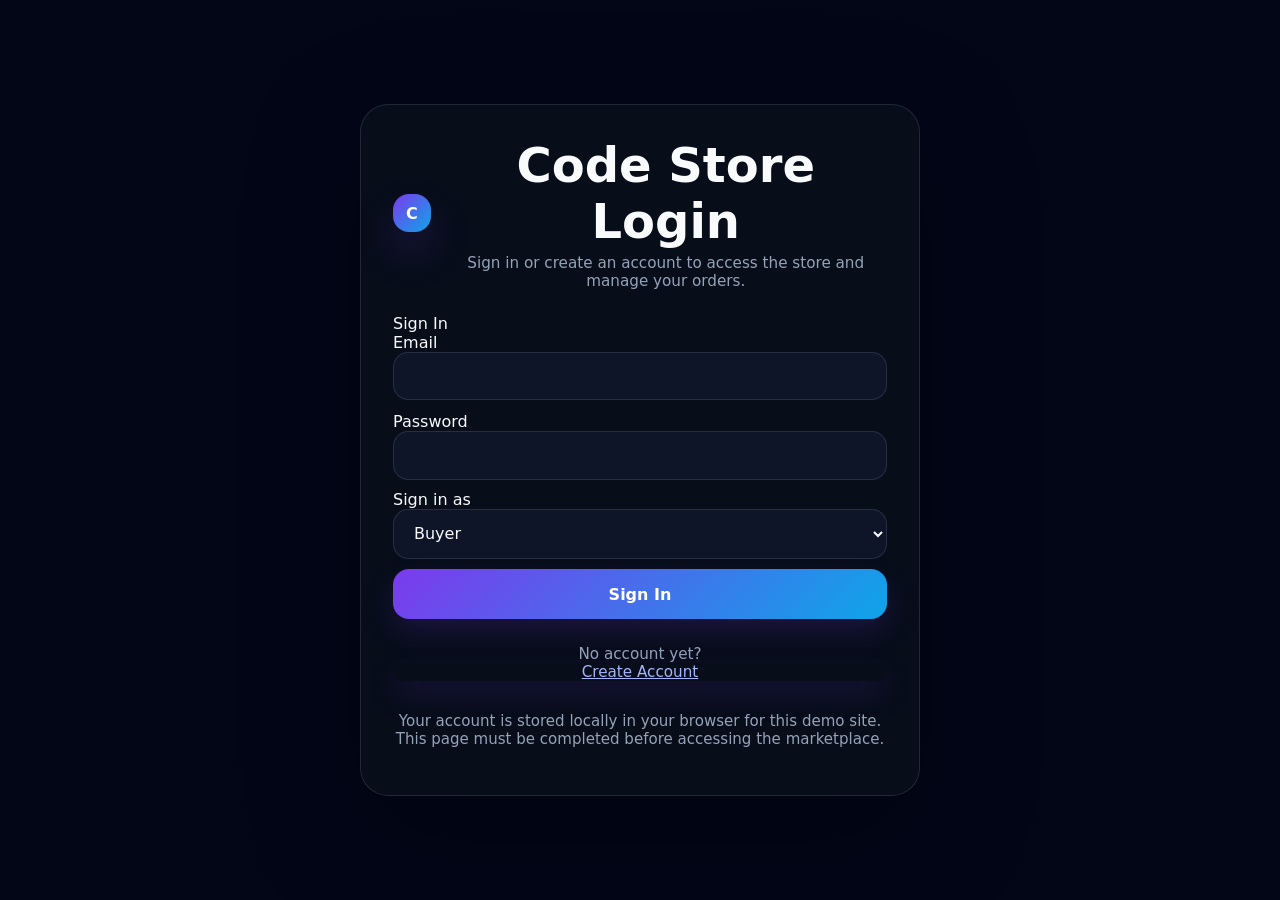
<file: index.html>
﻿<!DOCTYPE html>
<html lang="en">
  <head>
    <meta charset="UTF-8" />
    <meta name="viewport" content="width=device-width, initial-scale=1.0" />
    <title>Code Store & Commission Hub</title>
    <link rel="stylesheet" href="styles.css" />
  </head>
  <body>
    <div id="night-sky" class="night-sky"></div>
    <section class="auth-gate" id="authGate">
      <div class="auth-card auth-gate-card">
        <div class="brand" style="justify-content: center; text-align: center; gap: 0.85rem; margin-bottom: 1.5rem;">
          <div class="brand-icon">C</div>
          <div>
            <h1 class="brand-title" style="font-size: clamp(2rem, 4vw, 3rem);">Code Store Login</h1>
            <p class="brand-subtitle">Sign in or create an account to access the store and manage your orders.</p>
          </div>
        </div>
        <div class="auth-mode" id="authModeLabel">Sign In</div>
        <form id="loginForm" class="form-group">
          <div class="field-row">
            <div>
              <label>Email</label>
              <input type="email" id="loginEmail" required />
            </div>
            <div>
              <label>Password</label>
              <input type="password" id="loginPassword" required />
            </div>
          </div>
          <div class="field-row">
            <div>
              <label>Sign in as</label>
              <select id="loginRole">
                <option value="buyer">Buyer</option>
                <option value="staff">Staff</option>
                <option value="it">IT Department</option>
              </select>
            </div>
          </div>
          <button type="submit">Sign In</button>
          <p class="switch-mode">No account yet? <button type="button" class="link-btn" data-auth-view="register">Create Account</button></p>
        </form>
        <form id="registerForm" class="form-group" hidden>
          <div class="field-row">
            <div>
              <label>Full name</label>
              <input type="text" id="registerName" required />
            </div>
            <div>
              <label>Email</label>
              <input type="email" id="registerEmail" required />
            </div>
          </div>
          <div class="field-row">
            <div>
              <label>Password</label>
              <input type="password" id="registerPassword" required />
            </div>
            <div>
              <label>Create account as</label>
              <select id="registerRole">
                <option value="buyer">Buyer</option>
                <option value="staff">Staff</option>
                <option value="it">IT Department</option>
              </select>
            </div>
          </div>
          <button type="submit">Create your account</button>
          <p class="switch-mode">Already have an account? <button type="button" class="link-btn" data-auth-view="login">Sign In</button></p>
        </form>
        <p class="auth-note">Your account is stored locally in your browser for this demo site. This page must be completed before accessing the marketplace.</p>
      </div>
    </section>
    <div class="page">
      <section class="topbar">
        <div class="brand">
          <div class="brand-icon">C</div>
          <div>
            <h1 class="brand-title">Code Store & Commission Hub</h1>
            <p class="brand-subtitle">Student-friendly code products, commissions, and project tracking in PHP.</p>
          </div>
        </div>
        <div class="tabs" id="tabButtons"></div>
      </section>

      <section class="content">
        <article class="panel hero">
          <div>
            <span class="hero-badge">⚡ Fast delivery • Student-friendly pricing • PHP support</span>
            <h2>Build your next project without overpaying.</h2>
            <p>Browse ready-to-use code, add items to your cart, request a custom project, and manage support without leaving the store.</p>
            <div class="hero-actions">
              <button class="primary-btn" data-scroll="store">Shop Now</button>
              <button class="secondary-btn" data-scroll="commission">Request a Quote</button>
              <button class="secondary-btn" data-scroll="languages">Explore Languages</button>
              <button class="secondary-btn" data-scroll="account">Open Account</button>
            </div>
            <div class="stats">
              <div><strong>4.9/5</strong><span>Student reviews</span></div>
              <div><strong>24h</strong><span>Fast support</span></div>
              <div><strong>₱0</strong><span>Setup fee</span></div>
              <div><strong>100%</strong><span>Customizable</span></div>
            </div>
          </div>
          <div class="hero-summary">
            <div class="summary-card">
              <div>
                <h3 id="activeTabTitle">Store</h3>
                <p id="activeTabSubtitle">Browse prebuilt scripts and integrations.</p>
              </div>
              <div class="summary-grid">
                <div><span>Items</span><strong id="catalogCount">0</strong></div>
                <div><span>Orders</span><strong id="orderCount">0</strong></div>
                <div><span>Promo</span><strong>STU20</strong></div>
                <div><span>Currency</span><strong>PHP</strong></div>
              </div>
            </div>
          </div>
        </article>

        <article class="panel">
          <div class="promo-banner">
            <div>
              <strong>Student Special</strong>
              <p>Use promo code <strong>STU20</strong> for 20% off or <strong>Ctrl+Alt+STU50</strong> for 50% off for first-time buyers.</p>
            </div>
            <div class="promo-actions">
              <input id="promoInput" type="text" placeholder="Enter promo code" />
              <button class="secondary-btn" id="applyPromoBtn">Apply</button>
            </div>
          </div>
        </article>

        <article class="panel" id="storePanel">
          <div class="section-head">
            <div>
              <h2>Code Marketplace</h2>
              <p>Search, compare, and add student-friendly products to your cart instantly.</p>
            </div>
            <span class="pill success" id="promoStatus">No promo applied</span>
          </div>
          <div class="filter-row">
            <input id="searchInput" type="text" placeholder="Search scripts, categories, or tech..." />
            <select id="categoryFilter">
              <option value="all">All categories</option>
            </select>
            <select id="sortFilter">
              <option value="featured">Featured</option>
              <option value="cheap">Price: low to high</option>
              <option value="expensive">Price: high to low</option>
            </select>
          </div>
          <div class="store-shell">
            <div class="products-panel">
              <div class="grid-3" id="storeGrid"></div>
            </div>
            <aside class="cart-card">
              <div class="section-head" style="margin-bottom: 0.3rem;">
                <div>
                  <h3 style="margin: 0;">Your Cart</h3>
                  <p style="font-size: 0.9rem;">Quick checkout for your selected downloads.</p>
                </div>
                <span class="pill" id="cartCount">0 items</span>
              </div>
              <div class="cart-items" id="cartItems"></div>
              <div class="cart-summary">
                <div class="line"><span>Subtotal</span><strong id="subtotalValue">₱0</strong></div>
                <div class="line"><span>Discount</span><strong id="discountValue">₱0</strong></div>
                <div class="line"><span>Total</span><strong id="totalValue">₱0</strong></div>
                <button id="checkoutBtn">Checkout with student pricing</button>
              </div>
            </aside>
          </div>
        </article>

        <article class="panel" id="commissionPanel" hidden>
          <div>
            <h2>Order Custom Code</h2>
            <p>Create a tailored project brief and receive a transparent quote in Philippine Peso.</p>
          </div>
          <form class="form" id="commissionForm">
            <div class="form-group">
              <label>Project Scope</label>
              <div class="option-grid" id="scopeOptions"></div>
            </div>
            <div class="form-group">
              <label>Preferred Tech Stack</label>
              <div class="stack-buttons" id="stackButtons"></div>
            </div>
            <div class="form-group">
              <label>Delivery Speed</label>
              <div class="option-grid" id="deliveryOptions"></div>
            </div>
            <div class="form-group">
              <label>Project Description</label>
              <textarea id="projectDescription" placeholder="Describe your feature requirements, APIs, and goals..."></textarea>
            </div>
            <div class="summary-card">
              <div>
                <h3>Estimated Investment</h3>
                <p id="estimatedPrice">₱0</p>
                <span class="small-note">Includes student-friendly discounts and real-world delivery estimates.</span>
              </div>
              <button type="submit">Submit Commission Request</button>
            </div>
          </form>
        </article>

        <article class="panel" id="ordersPanel" hidden>
          <div class="section-head">
            <div>
              <h2>Your Orders</h2>
              <p>Track your purchases and active commissions in one place.</p>
            </div>
            <span class="pill">Secure downloads • Progress updates</span>
          </div>
          <div id="ordersList"></div>
        </article>

        <article class="panel" id="languagesPanel" hidden>
          <div class="section-head">
            <div>
              <h2>Programming Languages</h2>
              <p>Browse starter resources for PHP, Java, JavaScript, C, C++, and C# right here on the same page.</p>
            </div>
            <span class="pill">One-stop learning library</span>
          </div>
          <div class="language-grid" id="languageGrid">
            <div class="language-card">
              <div class="tag">PHP</div>
              <h3>PHP Projects</h3>
              <p>Starter templates for CMS modules, admin panels, APIs, and form processing.</p>
            </div>
            <div class="language-card">
              <div class="tag">Java</div>
              <h3>Java Applications</h3>
              <p>Console apps, desktop utilities, and backend service foundations.</p>
            </div>
            <div class="language-card">
              <div class="tag">JavaScript</div>
              <h3>JS Frontend Kits</h3>
              <p>Interactive UI components, dashboards, and browser-based automation scripts.</p>
            </div>
            <div class="language-card">
              <div class="tag">C</div>
              <h3>C Systems Starter</h3>
              <p>Low-level utilities, data structures, and algorithm practice templates.</p>
            </div>
            <div class="language-card">
              <div class="tag">C++</div>
              <h3>C++ Toolkit</h3>
              <p>Competitive programming templates, game logic, and performance-focused builds.</p>
            </div>
            <div class="language-card">
              <div class="tag">C#</div>
              <h3>C# Solutions</h3>
              <p>Windows desktop apps, Unity-friendly code, and .NET service blueprints.</p>
            </div>
          </div>
        </article>

        <article class="panel" id="accountPanel" hidden>
          <div class="section-head">
            <div>
              <h2>My Account</h2>
              <p>View your profile, orders, and support history after signing in.</p>
            </div>
            <span class="pill">Secure local account</span>
          </div>
          <div class="account-grid">
            <div class="auth-card">
              <h3 style="margin-top: 0;">Account status</h3>
              <p id="accountStatus">You are not signed in yet.</p>
              <div id="accountInfo" class="notice"></div>
              <button id="logoutBtn" class="secondary-btn" style="margin-top: 0.8rem;" hidden>Log out</button>
            </div>
          </div>
        </article>

        <article class="panel" id="staffPanel" hidden>
          <div class="section-head">
            <div>
              <h2>Staff Operations</h2>
              <p>Review new orders, pass technical work to IT, and send completed products to buyers.</p>
            </div>
            <span class="pill">Internal handoff flow</span>
          </div>
          <div id="staffOrdersList" class="workflow-grid"></div>
        </article>

        <article class="panel" id="itPanel" hidden>
          <div class="section-head">
            <div>
              <h2>IT Department Queue</h2>
              <p>Build, test, and finalize the coding work before returning it to staff.</p>
            </div>
            <span class="pill">Development handoff</span>
          </div>
          <div id="itOrdersList" class="workflow-grid"></div>
        </article>

        <article class="panel" id="supportPanel" hidden>
          <div class="section-head">
            <div>
              <h2>Support Center</h2>
              <p>Request a refund, cancel an order, or ask for help with a purchase.</p>
            </div>
            <span class="pill">Live support queue</span>
          </div>
          <div class="support-grid">
            <form class="support-form" id="supportForm">
              <div class="form-group">
                <label>Issue Type</label>
                <select id="supportType">
                  <option value="refund">Refund request</option>
                  <option value="cancel">Order cancellation</option>
                  <option value="help">General support</option>
                </select>
              </div>
              <div class="form-group">
                <label>Related Order</label>
                <select id="supportOrderSelect"></select>
              </div>
              <div class="form-group">
                <label>Message</label>
                <textarea id="supportMessage" placeholder="Tell us what happened and how we can help..."></textarea>
              </div>
              <button type="submit">Submit support request</button>
            </form>
            <div class="support-list" id="supportList"></div>
          </div>
        </article>

        <article class="panel">
          <div class="section-head">
            <div>
              <h2>Why students love this store</h2>
              <p>Everything is designed to be simple, affordable, and useful for real-world projects.</p>
            </div>
          </div>
          <div class="mini-grid">
            <div class="mini-card">
              <h3>Affordable packages</h3>
              <ul>
                <li>Budget-conscious pricing for school and side projects</li>
                <li>Bundle discounts and promo code support</li>
                <li>Clear, modular downloads for quick setup</li>
              </ul>
            </div>
            <div class="mini-card">
              <h3>Helpful for learning</h3>
              <ul>
                <li>Readable code with comments and starter docs</li>
                <li>Support for popular stacks like React, Node.js, and PHP</li>
                <li>Custom commission guidance for capstone projects</li>
              </ul>
            </div>
          </div>
        </article>
      </section>
    </div>

    <div id="modalBackdrop" class="modal-backdrop hidden">
      <div class="modal">
        <div class="modal-header">
          <h3 id="modalTitle" style="margin: 0;">Details</h3>
          <button id="closeModalBtn" class="secondary-btn">Close</button>
        </div>
        <div id="modalBody"></div>
      </div>
    </div>

    <script src="scripts.js"></script>
  </body>
</html>
</file>
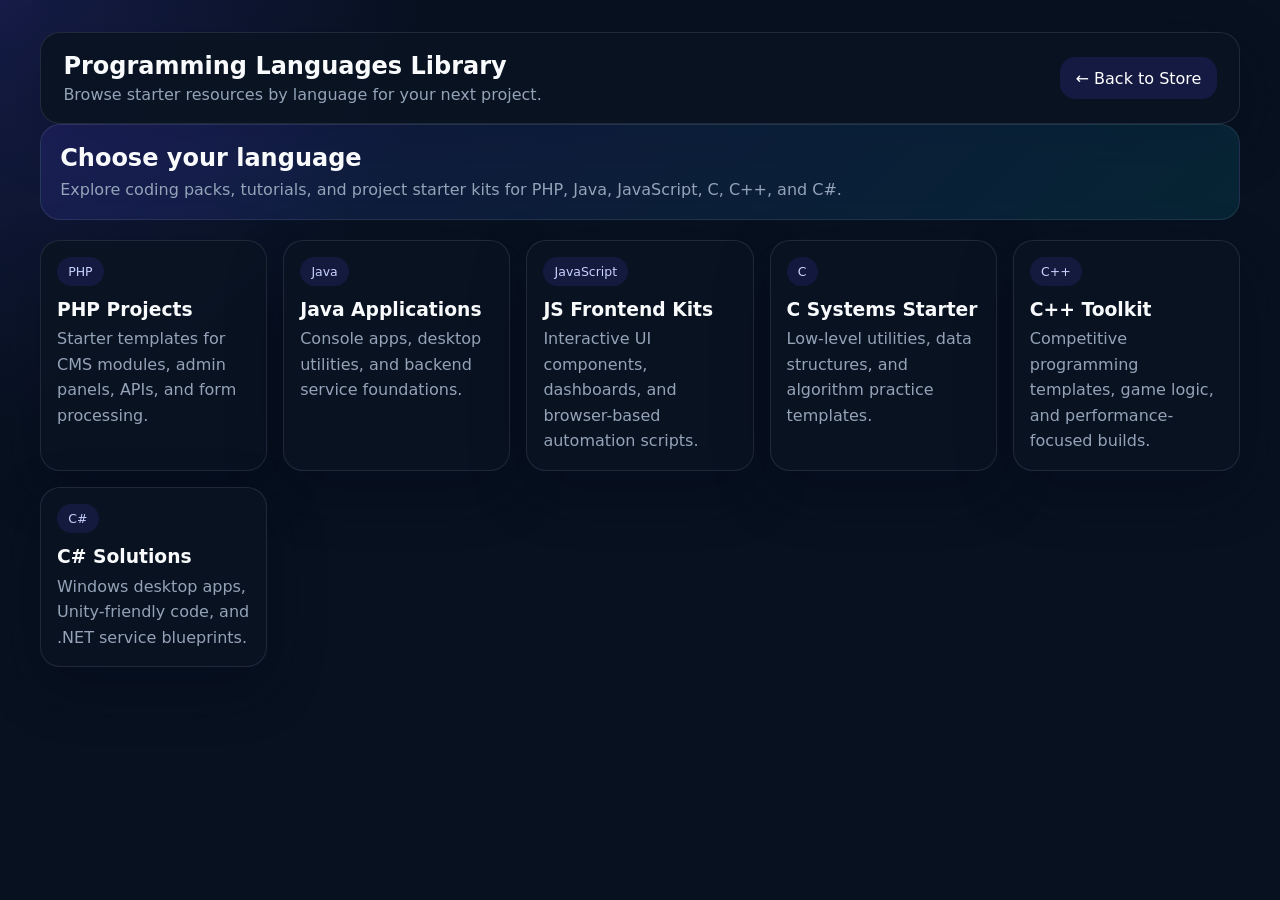
<file: languages.html>
<!DOCTYPE html>
<html lang="en">
  <head>
    <meta charset="UTF-8" />
    <meta name="viewport" content="width=device-width, initial-scale=1.0" />
    <title>Programming Languages Library</title>
    <style>
      :root {
        color-scheme: dark;
        --bg: #07111f;
        --text: #f8fafc;
        --muted: #94a3b8;
        --accent: #4f46e5;
        --border: rgba(148, 163, 184, 0.16);
      }
      * { box-sizing: border-box; }
      body {
        margin: 0;
        min-height: 100vh;
        font-family: Inter, system-ui, -apple-system, BlinkMacSystemFont, 'Segoe UI', sans-serif;
        background: radial-gradient(circle at top left, rgba(79, 70, 229, 0.2), transparent 28%), var(--bg);
        color: var(--text);
      }
      .page { width: min(1200px, calc(100% - 2rem)); margin: 0 auto; padding: 2rem 0 3rem; }
      .topbar, .card { background: rgba(10, 19, 34, 0.95); border: 1px solid var(--border); border-radius: 1.25rem; box-shadow: 0 20px 60px rgba(2, 6, 23, 0.24); }
      .topbar { padding: 1.2rem 1.4rem; display: flex; justify-content: space-between; gap: 1rem; align-items: center; }
      .topbar a { color: white; text-decoration: none; background: rgba(79, 70, 229, 0.16); padding: 0.7rem 0.95rem; border-radius: 0.95rem; }
      .grid { display: grid; gap: 1rem; grid-template-columns: repeat(auto-fit, minmax(220px, 1fr)); margin-top: 1.25rem; }
      .card { padding: 1rem; }
      .card h3 { margin: 0 0 0.4rem; }
      .card p { color: var(--muted); line-height: 1.6; margin: 0; }
      .pill { display: inline-flex; align-items: center; gap: 0.35rem; font-size: 0.78rem; padding: 0.45rem 0.7rem; border-radius: 999px; background: rgba(79, 70, 229, 0.15); color: #c7d2fe; margin-bottom: 0.8rem; }
      .hero { padding: 1.2rem; margin-bottom: 1rem; background: linear-gradient(135deg, rgba(79, 70, 229, 0.16), rgba(6, 182, 212, 0.12)); border: 1px solid var(--border); border-radius: 1.25rem; }
      .hero h2 { margin: 0 0 0.5rem; }
      .hero p { color: var(--muted); margin: 0; }
    </style>
  </head>
  <body>
    <div class="page">
      <section class="topbar">
        <div>
          <h1 style="margin: 0;">Programming Languages Library</h1>
          <p style="margin: 0.3rem 0 0; color: var(--muted);">Browse starter resources by language for your next project.</p>
        </div>
        <a href="index.html">← Back to Store</a>
      </section>

      <section class="hero">
        <h2>Choose your language</h2>
        <p>Explore coding packs, tutorials, and project starter kits for PHP, Java, JavaScript, C, C++, and C#.</p>
      </section>

      <section class="grid">
        <article class="card">
          <span class="pill">PHP</span>
          <h3>PHP Projects</h3>
          <p>Starter templates for CMS modules, admin panels, APIs, and form processing.</p>
        </article>
        <article class="card">
          <span class="pill">Java</span>
          <h3>Java Applications</h3>
          <p>Console apps, desktop utilities, and backend service foundations.</p>
        </article>
        <article class="card">
          <span class="pill">JavaScript</span>
          <h3>JS Frontend Kits</h3>
          <p>Interactive UI components, dashboards, and browser-based automation scripts.</p>
        </article>
        <article class="card">
          <span class="pill">C</span>
          <h3>C Systems Starter</h3>
          <p>Low-level utilities, data structures, and algorithm practice templates.</p>
        </article>
        <article class="card">
          <span class="pill">C++</span>
          <h3>C++ Toolkit</h3>
          <p>Competitive programming templates, game logic, and performance-focused builds.</p>
        </article>
        <article class="card">
          <span class="pill">C#</span>
          <h3>C# Solutions</h3>
          <p>Windows desktop apps, Unity-friendly code, and .NET service blueprints.</p>
        </article>
      </section>
    </div>
  </body>
</html>
</file>
<file: styles.css>
/* CORE COLOR SYSTEM */
:root {
  color-scheme: dark;
  --bg: #02050a;
  --surface: rgba(10, 16, 28, 0.86);
  --text: #f8fafc;
  --muted: #94a3b8;
  --accent: #7c3aed;
  --accent-soft: rgba(124, 58, 237, 0.18);
  --success: #22c55e;
  --warning: #f59e0b;
  --border: rgba(148, 163, 184, 0.18);
}

* {
  box-sizing: border-box;
}

::selection {
  background: rgba(124, 58, 237, 0.32);
  color: white;
}

body {
  margin: 0;
  min-height: 100vh;
  font-family: Inter, system-ui, -apple-system, BlinkMacSystemFont, 'Segoe UI', sans-serif;
  position: relative;
  background: radial-gradient(circle at 16% 10%, rgba(79, 70, 229, 0.18), transparent 16%),
    radial-gradient(circle at 88% 6%, rgba(14, 165, 233, 0.16), transparent 14%),
    linear-gradient(180deg, #040b17 0%, #02050a 55%, #050b16 100%);
  color: var(--text);
  overflow-x: hidden;
}

.page {
  position: relative;
  z-index: 1;
  max-width: 1440px;
  width: min(100%, calc(100% - 3rem));
  margin: 0 auto;
  padding: 2rem 0 3.5rem;
}

#night-sky {
  position: fixed;
  inset: 0;
  z-index: -1;
  pointer-events: none;
  overflow: hidden;
  background: linear-gradient(180deg, #050911 0%, #02050a 36%, #070b17 100%);
}

#night-sky::before {
  content: '';
  position: absolute;
  inset: 0;
  background-image:
    radial-gradient(circle, rgba(255, 255, 255, 0.9) 0.8px, transparent 0.8px),
    radial-gradient(circle, rgba(255, 255, 255, 0.55) 1.4px, transparent 1.4px),
    radial-gradient(circle, rgba(255, 255, 255, 0.12) 3px, transparent 3px);
  background-size: 180px 180px, 320px 320px, 580px 580px;
  opacity: 0.72;
  filter: blur(0.14px);
  mix-blend-mode: screen;
}

#night-sky .shooting-star {
  position: absolute;
  width: calc(var(--size, 1) * 1px);
  height: calc(var(--length, 20) * 1px);
  background: linear-gradient(180deg, rgba(255, 255, 255, 0.96), rgba(255, 255, 255, 0));
  border-radius: 999px;
  opacity: 0;
  transform: rotate(45deg);
  filter: blur(0.26px);
  animation: shoot var(--duration, 3s) ease-in-out infinite;
  animation-delay: var(--delay, 0s);
  left: var(--left, 0%);
  top: var(--top, 0%);
}

@keyframes shoot {
  0% {
    opacity: 0;
    transform: translate3d(0, 0, 0) rotate(45deg);
  }
  10% {
    opacity: 1;
  }
  100% {
    opacity: 0;
    transform: translate3d(160vw, 160vh, 0) rotate(45deg);
  }
}

button,
input,
select,
textarea {
  font: inherit;
}

.topbar,
.tabs,
.panel,
.card,
.cart-card,
.mini-card {
  background: rgba(8, 14, 26, 0.86);
  border: 1px solid rgba(148, 163, 184, 0.14);
  border-radius: 1.65rem;
  box-shadow: 0 28px 90px rgba(0, 0, 0, 0.32);
  backdrop-filter: blur(18px);
}

.topbar {
  display: flex;
  flex-wrap: wrap;
  align-items: center;
  justify-content: space-between;
  gap: 1rem;
  padding: 1.25rem 1.4rem;
}

.brand {
  display: flex;
  align-items: center;
  gap: 0.95rem;
}

.brand-icon {
  width: 3rem;
  aspect-ratio: 1;
  border-radius: 1rem;
  background: linear-gradient(135deg, #7c3aed, #0ea5e9);
  display: grid;
  place-items: center;
  font-weight: 900;
  color: white;
  box-shadow: 0 20px 40px rgba(124, 58, 237, 0.22);
}

.brand-title {
  margin: 0;
  font-size: clamp(1.15rem, 2vw, 1.6rem);
}

.brand-subtitle {
  margin: 0.35rem 0 0;
  color: var(--muted);
  font-size: 0.95rem;
}

.tabs {
  display: inline-flex;
  padding: 0.35rem;
  border-radius: 999px;
  background: rgba(255, 255, 255, 0.03);
}

.tab {
  border: none;
  background: transparent;
  color: var(--muted);
  padding: 0.88rem 1rem;
  border-radius: 999px;
  cursor: pointer;
  transition: all 180ms ease;
}

.tab.active {
  color: white;
  background: rgba(124, 58, 237, 0.18);
  box-shadow: inset 0 0 0 1px rgba(124, 58, 237, 0.24);
}

.content {
  display: grid;
  gap: 1.25rem;
  margin-top: 1.3rem;
}

.panel {
  padding: 1.4rem;
}

.panel h2 {
  margin: 0 0 0.5rem;
  font-size: 1.28rem;
}

.panel p {
  margin: 0;
  color: var(--muted);
  line-height: 1.6;
}

.hero {
  display: grid;
  gap: 1rem;
}

.hero-badge {
  display: inline-flex;
  align-items: center;
  gap: 0.5rem;
  max-width: fit-content;
  padding: 0.45rem 0.95rem;
  border-radius: 999px;
  background: rgba(34, 197, 94, 0.14);
  color: #bbf7d0;
  font-size: 0.84rem;
  border: 1px solid rgba(34, 197, 94, 0.24);
}

.hero h2 {
  margin: 0.8rem 0 0.65rem;
  font-size: clamp(1.75rem, 3.8vw, 3.2rem);
  line-height: 1.08;
}

.hero-actions {
  display: flex;
  flex-wrap: wrap;
  gap: 0.75rem;
  margin-top: 1rem;
}

.primary-btn,
.secondary-btn,
.card button,
.form button,
.promo-actions button,
.cart-summary button,
.mini-action {
  border: none;
  padding: 0.95rem 1.2rem;
  border-radius: 1rem;
  cursor: pointer;
  transition: transform 180ms ease, background 180ms ease, box-shadow 180ms ease;
}

.primary-btn,
.card button,
.form button,
.promo-actions button,
.cart-summary button {
  background: linear-gradient(135deg, #7c3aed, #0ea5e9);
  color: white;
  box-shadow: 0 12px 30px rgba(124, 58, 237, 0.18);
}

.secondary-btn,
.mini-action {
  background: rgba(148, 163, 184, 0.1);
  color: var(--text);
  border: 1px solid rgba(148, 163, 184, 0.12);
}

.primary-btn:hover,
.secondary-btn:hover,
.card button:hover,
.form button:hover,
.promo-actions button:hover,
.cart-summary button:hover,
.mini-action:hover {
  transform: translateY(-1px);
  box-shadow: 0 16px 35px rgba(124, 58, 237, 0.14);
}

.primary-btn:hover,
.secondary-btn:hover,
.card button:hover,
.form button:hover,
.promo-actions button:hover,
.cart-summary button:hover,
.mini-action:hover {
  transform: translateY(-1px);
}

.stats {
  display: grid;
  gap: 0.75rem;
  grid-template-columns: repeat(auto-fit, minmax(120px, 1fr));
  margin-top: 1.2rem;
}

.stats > div {
  padding: 0.9rem 1rem;
  border-radius: 1rem;
  background: rgba(148, 163, 184, 0.08);
  border: 1px solid rgba(148, 163, 184, 0.12);
}

.stats strong {
  display: block;
  font-size: 1rem;
  margin-bottom: 0.2rem;
}

.stats span {
  color: var(--muted);
  font-size: 0.82rem;
}

.hero-summary {
  display: flex;
}

.summary-card {
  width: 100%;
  padding: 1.2rem 1.15rem;
  border-radius: 1.5rem;
  background: linear-gradient(135deg, rgba(124, 58, 237, 0.18), rgba(14, 165, 233, 0.12));
  border: 1px solid rgba(124, 58, 237, 0.18);
  box-shadow: 0 20px 40px rgba(8, 14, 24, 0.28);
  backdrop-filter: blur(18px);
}

.summary-card h3 {
  margin: 0;
  font-size: 1.08rem;
}

.summary-card p {
  margin: 0.45rem 0 0;
  color: #dbeafe;
}

.summary-grid {
  display: grid;
  gap: 0.7rem;
  margin-top: 1rem;
  grid-template-columns: repeat(2, minmax(0, 1fr));
}

.summary-grid > div {
  padding: 0.8rem;
  border-radius: 0.95rem;
  background: rgba(8, 15, 28, 0.72);
}

.summary-grid span {
  display: block;
  color: var(--muted);
  font-size: 0.8rem;
  margin-bottom: 0.2rem;
}

.promo-banner {
  display: flex;
  flex-wrap: wrap;
  gap: 1rem;
  justify-content: space-between;
  align-items: center;
}

.promo-banner strong {
  display: block;
  margin-bottom: 0.3rem;
}

.promo-actions {
  display: flex;
  gap: 0.7rem;
  flex-wrap: wrap;
}

.promo-actions input {
  min-width: 200px;
  border: 1px solid var(--border);
  border-radius: 0.95rem;
  padding: 0.8rem 1rem;
  background: rgba(15, 23, 42, 0.95);
  color: var(--text);
}

.section-head {
  display: flex;
  flex-wrap: wrap;
  justify-content: space-between;
  gap: 0.75rem;
  align-items: center;
  margin-bottom: 1rem;
}

.pill {
  display: inline-flex;
  align-items: center;
  gap: 0.4rem;
  padding: 0.46rem 0.72rem;
  border-radius: 999px;
  font-size: 0.8rem;
  background: rgba(79, 70, 229, 0.15);
  color: #c7d2fe;
}

.pill.success {
  background: rgba(34, 197, 94, 0.15);
  color: #bbf7d0;
}

.filter-row {
  display: flex;
  flex-wrap: wrap;
  gap: 0.75rem;
  margin-bottom: 1rem;
}

.filter-row input,
.filter-row select {
  border: 1px solid var(--border);
  background: rgba(15, 23, 42, 0.95);
  color: var(--text);
  border-radius: 0.95rem;
  padding: 0.85rem 1rem;
  min-width: 180px;
  flex: 1;
}

.store-shell {
  display: grid;
  gap: 1rem;
}

.products-panel {
  min-width: 0;
}

.grid-3 {
  display: grid;
  gap: 1rem;
  grid-template-columns: repeat(auto-fit, minmax(220px, 1fr));
}

.card {
  padding: 1rem;
  display: flex;
  flex-direction: column;
  gap: 0.9rem;
}

.card h3 {
  margin: 0;
  font-size: 1.04rem;
}

.card .meta {
  display: flex;
  justify-content: space-between;
  gap: 0.7rem;
  align-items: center;
  margin-bottom: 0.35rem;
}

.price-row {
  display: flex;
  align-items: center;
  justify-content: space-between;
  gap: 0.6rem;
}

.price-row strong {
  font-size: 1.05rem;
}

.old-price {
  color: var(--muted);
  text-decoration: line-through;
  font-size: 0.86rem;
}

.features-list {
  display: grid;
  gap: 0.4rem;
  margin: 0;
  padding-left: 1rem;
  color: var(--muted);
  font-size: 0.9rem;
}

.tags {
  display: flex;
  flex-wrap: wrap;
  gap: 0.45rem;
}

.tags span {
  padding: 0.34rem 0.6rem;
  border-radius: 999px;
  background: rgba(148, 163, 184, 0.12);
  color: #dbeafe;
  font-size: 0.76rem;
}

.card-actions {
  display: flex;
  gap: 0.6rem;
  flex-wrap: wrap;
  margin-top: auto;
}

.cart-card {
  padding: 1rem;
  display: flex;
  flex-direction: column;
  gap: 0.9rem;
}

.cart-items {
  display: grid;
  gap: 0.65rem;
}

.cart-item {
  padding: 0.8rem;
  border-radius: 0.95rem;
  background: rgba(15, 23, 42, 0.88);
  border: 1px solid var(--border);
}

.cart-item strong {
  display: block;
  margin-bottom: 0.25rem;
}

.cart-item small {
  color: var(--muted);
}

.cart-empty {
  padding: 1.3rem;
  border-radius: 0.95rem;
  background: rgba(15, 23, 42, 0.88);
  color: var(--muted);
  text-align: center;
}

.cart-summary {
  display: grid;
  gap: 0.55rem;
  margin-top: auto;
}

.line {
  display: flex;
  justify-content: space-between;
  gap: 0.6rem;
}

.option-grid {
  display: grid;
  gap: 0.8rem;
}

.option-card {
  text-align: left;
  border-radius: 1rem;
  padding: 0.95rem 1rem;
  border: 1px solid var(--border);
  background: rgba(15, 23, 42, 0.95);
  cursor: pointer;
  transition: border-color 180ms ease, background 180ms ease;
}

.option-card.selected {
  border-color: rgba(99, 102, 241, 0.4);
  background: rgba(79, 70, 229, 0.12);
}

.option-card small {
  display: block;
  margin-top: 0.35rem;
  color: var(--muted);
}

.form-group {
  display: grid;
  gap: 0.65rem;
  margin-bottom: 0.8rem;
}

.form-group input,
.form-group select,
.form-group textarea {
  width: 100%;
  border: 1px solid var(--border);
  border-radius: 0.95rem;
  padding: 0.85rem 1rem;
  background: rgba(15, 23, 42, 0.95);
  color: var(--text);
}

.form-group textarea {
  min-height: 110px;
  resize: vertical;
}

.field-row {
  display: grid;
  gap: 0.75rem;
  grid-template-columns: repeat(auto-fit, minmax(180px, 1fr));
}

.language-grid {
  display: grid;
  gap: 1rem;
  grid-template-columns: repeat(auto-fit, minmax(180px, 1fr));
}

.language-card {
  padding: 1rem;
  border-radius: 1rem;
  border: 1px solid var(--border);
  background: rgba(15, 23, 42, 0.95);
}

.language-card .tag {
  display: inline-flex;
  align-items: center;
  gap: 0.35rem;
  padding: 0.45rem 0.7rem;
  border-radius: 999px;
  background: rgba(79, 70, 229, 0.15);
  color: #c7d2fe;
  font-size: 0.8rem;
  margin-bottom: 0.7rem;
}

.language-card h3 {
  margin: 0 0 0.45rem;
}

.language-card p {
  color: var(--muted);
  line-height: 1.6;
}

.account-grid {
  display: grid;
  gap: 1rem;
}

.auth-card {
  padding: 1rem;
  border-radius: 1rem;
  border: 1px solid var(--border);
  background: rgba(15, 23, 42, 0.95);
}

.auth-toggle {
  display: flex;
  flex-wrap: wrap;
  gap: 0.6rem;
  margin: 0.7rem 0 1rem;
}

.auth-toggle button.active {
  background: rgba(79, 70, 229, 0.16);
  border-color: rgba(79, 70, 229, 0.3);
}

.notice {
  padding: 0.8rem 0.95rem;
  border-radius: 0.95rem;
  background: rgba(79, 70, 229, 0.12);
  color: #dbeafe;
  margin-top: 0.7rem;
}

.modal-backdrop {
  position: fixed;
  inset: 0;
  background: rgba(2, 6, 23, 0.82);
  display: grid;
  place-items: center;
  padding: 1rem;
  z-index: 50;
}

.modal-backdrop.hidden {
  display: none;
}

.hidden {
  display: none !important;
}

body.locked {
  overflow: hidden;
  height: 100vh;
}

.auth-gate {
  position: fixed;
  inset: 0;
  z-index: 9999;
  min-height: 100vh;
  display: grid;
  place-items: center;
  padding: 2rem 1rem;
  background: rgba(2, 6, 23, 1);
}

.auth-gate[hidden],
.auth-gate[hidden] * {
  display: none !important;
  visibility: hidden !important;
}

.auth-gate-card {
  position: relative;
  z-index: 1;
  width: min(560px, 100%);
  border-radius: 1.75rem;
  background: rgba(8, 14, 26, 0.98);
  border: 1px solid rgba(148, 163, 184, 0.18);
  box-shadow: 0 35px 120px rgba(0, 0, 0, 0.32);
  padding: 2rem;
}

.auth-gate .auth-note {
  margin-top: 1rem;
  color: var(--muted);
  font-size: 0.94rem;
  text-align: center;
}

.auth-gate .auth-toggle {
  justify-content: center;
  gap: 1rem;
}

.auth-gate .auth-toggle button {
  flex: 1 1 100%;
}

.auth-gate .auth-toggle button:not(.active) {
  display: none !important;
}

.auth-gate #registerForm[hidden],
.auth-gate #loginForm[hidden] {
  display: none !important;
}

.auth-gate .mini-action,
.auth-gate .form-group button {
  width: 100%;
  padding: 0.95rem 1.2rem;
  border-radius: 1rem;
  border: none;
  background: linear-gradient(135deg, #7c3aed, #0ea5e9);
  color: white;
  font-weight: 600;
  box-shadow: 0 12px 30px rgba(124, 58, 237, 0.18);
  transition: transform 180ms ease, box-shadow 180ms ease;
}

.auth-gate .mini-action:hover,
.auth-gate .form-group button:hover {
  transform: translateY(-1px);
  box-shadow: 0 16px 35px rgba(124, 58, 237, 0.14);
}

.auth-gate .field-row {
  grid-template-columns: 1fr;
}

.auth-gate .field-row > div {
  width: 100%;
}

.auth-gate .switch-mode {
  margin-top: 1rem;
  text-align: center;
  color: var(--muted);
  font-size: 0.95rem;
}

.auth-gate .switch-mode button {
  border: none;
  background: transparent;
  color: #a5b4fc;
  text-decoration: underline;
  cursor: pointer;
  font: inherit;
  padding: 0;
}

.modal {
  width: min(760px, 100%);
  max-height: 90vh;
  overflow: auto;
  background: rgba(10, 19, 34, 0.98);
  border: 1px solid var(--border);
  border-radius: 1.25rem;
  padding: 1.2rem;
  box-shadow: 0 24px 80px rgba(2, 6, 23, 0.35);
}

.modal-header {
  display: flex;
  justify-content: space-between;
  gap: 1rem;
  align-items: center;
  margin-bottom: 0.9rem;
}

.support-grid {
  display: grid;
  gap: 1rem;
}

.support-form,
.support-list {
  display: grid;
  gap: 0.8rem;
}

.support-card {
  padding: 1rem;
  border-radius: 1rem;
  border: 1px solid var(--border);
  background: rgba(15, 23, 42, 0.95);
}

.support-card .actions {
  display: flex;
  flex-wrap: wrap;
  gap: 0.6rem;
  margin-top: 0.75rem;
}

.support-card .meta-line {
  display: flex;
  flex-wrap: wrap;
  gap: 0.65rem;
  align-items: center;
  color: var(--muted);
  font-size: 0.9rem;
}

.stack-buttons {
  display: flex;
  flex-wrap: wrap;
  gap: 0.6rem;
}

.stack-buttons button {
  border: 1px solid var(--border);
  padding: 0.7rem 0.9rem;
  border-radius: 999px;
  background: rgba(148, 163, 184, 0.08);
  color: var(--text);
  cursor: pointer;
}

.stack-buttons button.selected {
  background: rgba(79, 70, 229, 0.16);
  border-color: rgba(79, 70, 229, 0.3);
}

.summary-card .small-note {
  display: block;
  margin-top: 0.35rem;
  color: #dbeafe;
  font-size: 0.84rem;
}

.mini-grid {
  display: grid;
  gap: 1rem;
}

.mini-card {
  padding: 1rem;
}

.mini-card h3 {
  margin: 0 0 0.5rem;
}

.mini-card ul {
  margin: 0.5rem 0 0;
  padding-left: 1rem;
  color: var(--muted);
  line-height: 1.7;
}

.faq-list {
  display: grid;
  gap: 0.7rem;
  margin-top: 1rem;
}

.faq-item {
  padding: 0.9rem 1rem;
  border-radius: 1rem;
  background: rgba(15, 23, 42, 0.85);
  border: 1px solid var(--border);
}

.faq-item strong {
  display: block;
  margin-bottom: 0.25rem;
}

.orders-empty {
  padding: 2rem 1rem;
  text-align: center;
  color: var(--muted);
}

.order-card {
  padding: 1rem;
  border-radius: 1rem;
  border: 1px solid var(--border);
  background: rgba(15, 23, 42, 0.95);
  display: grid;
  gap: 0.75rem;
}

.order-header {
  display: flex;
  justify-content: space-between;
  gap: 0.75rem;
  flex-wrap: wrap;
}

.order-meta {
  display: flex;
  gap: 0.6rem;
  flex-wrap: wrap;
  align-items: center;
}

.order-key,
.order-status {
  display: inline-flex;
  align-items: center;
  gap: 0.35rem;
  padding: 0.45rem 0.75rem;
  border-radius: 999px;
  font-size: 0.82rem;
  background: rgba(79, 70, 229, 0.12);
  color: #dbeafe;
}

.order-status {
  background: rgba(34, 197, 94, 0.14);
}

.order-body {
  display: grid;
  gap: 0.5rem;
}

.order-body span,
.order-body small {
  color: var(--muted);
}

.workflow-grid {
  display: grid;
  gap: 0.9rem;
}

.workflow-card {
  padding: 1rem;
  border-radius: 1rem;
  border: 1px solid var(--border);
  background: rgba(15, 23, 42, 0.95);
  display: grid;
  gap: 0.75rem;
}

.workflow-head {
  display: flex;
  justify-content: space-between;
  gap: 0.75rem;
  flex-wrap: wrap;
  align-items: center;
}

.workflow-head h3 {
  margin: 0 0 0.3rem;
}

.workflow-head p {
  margin: 0;
  color: var(--muted);
  font-size: 0.9rem;
}

.workflow-badge {
  display: inline-flex;
  align-items: center;
  padding: 0.45rem 0.75rem;
  border-radius: 999px;
  background: rgba(79, 70, 229, 0.14);
  color: #dbeafe;
  font-size: 0.8rem;
}

.workflow-meta {
  display: flex;
  flex-wrap: wrap;
  gap: 0.6rem;
  color: var(--muted);
  font-size: 0.9rem;
}

.workflow-actions {
  display: flex;
  flex-wrap: wrap;
  gap: 0.6rem;
}

@media (max-width: 860px) {
  .page {
    width: min(100%, calc(100% - 2rem));
    padding: 1.25rem 0 2rem;
  }

  .topbar {
    flex-direction: column;
    align-items: stretch;
  }

  .tabs {
    overflow-x: auto;
    width: 100%;
    padding: 0.35rem 0.4rem;
  }

  .tab {
    flex: 1 0 auto;
    min-width: 8rem;
    padding: 0.8rem 0.9rem;
  }

  .hero {
    display: grid;
    gap: 1rem;
  }

  .hero-summary {
    display: block;
  }

  .store-shell {
    grid-template-columns: 1fr;
  }

  .cart-card {
    width: 100%;
  }

  .filter-row {
    flex-direction: column;
  }

  .filter-row input,
  .filter-row select {
    min-width: 100%;
  }

  .card-actions,
  .support-card .actions,
  .promo-actions,
  .hero-actions {
    width: 100%;
    flex-direction: column;
  }

  .card-actions button,
  .support-card .actions button,
  .promo-actions button,
  .hero-actions button {
    width: 100%;
  }

  .account-grid,
  .support-grid,
  .language-grid,
  .grid-3,
  .option-grid,
  .field-row,
  .summary-grid {
    grid-template-columns: 1fr;
  }

  .section-head {
    flex-direction: column;
    align-items: stretch;
  }

  .modal {
    width: 100%;
    max-height: 95vh;
  }
}

@media (min-width: 860px) {
  .hero {
    grid-template-columns: 1.4fr 1fr;
    align-items: center;
  }

  .store-shell {
    grid-template-columns: 1.6fr 0.9fr;
    align-items: start;
  }

  .mini-grid {
    grid-template-columns: 1fr 1fr;
  }
}
</file>
